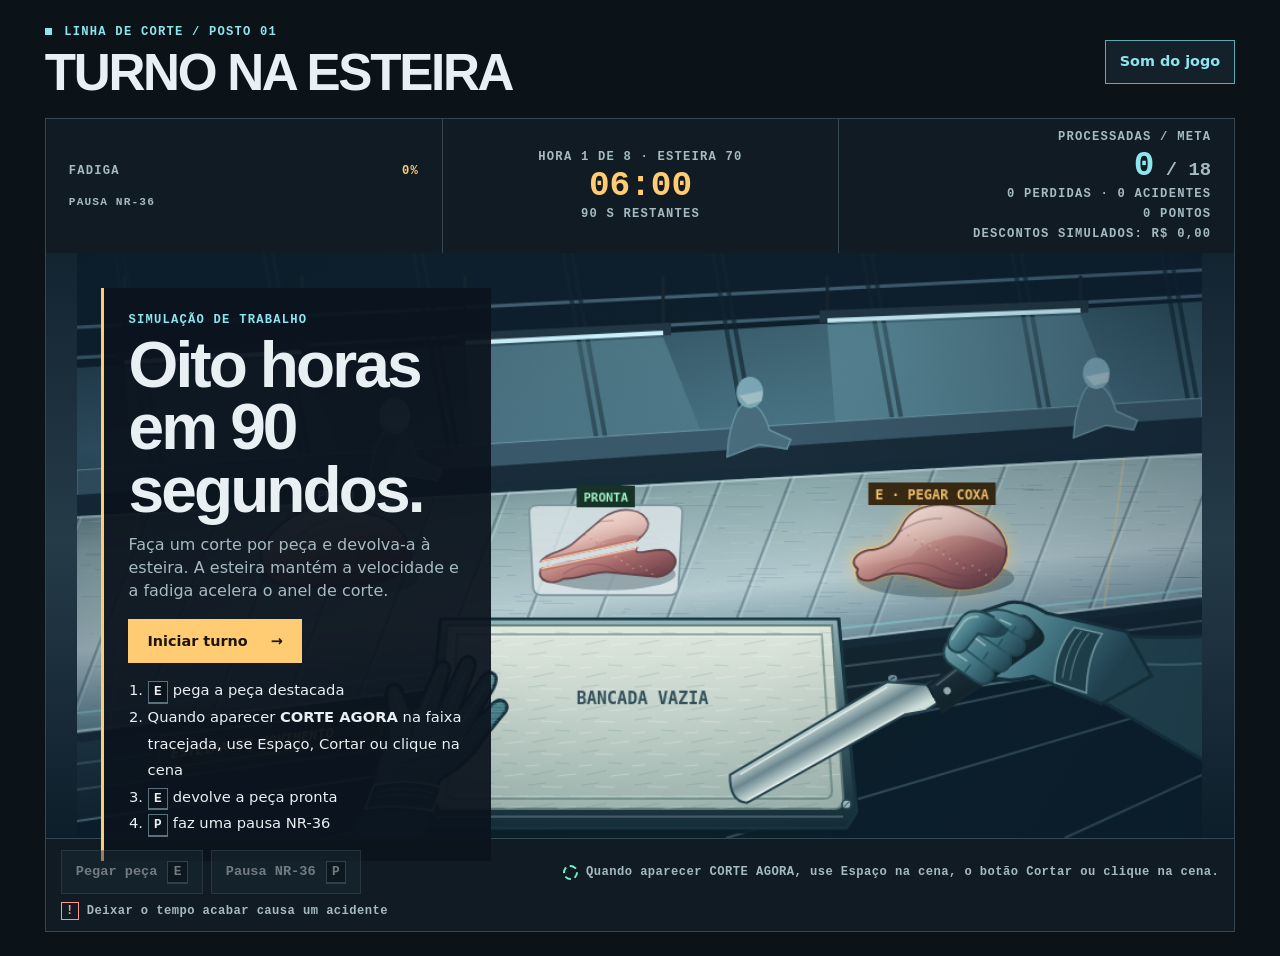
<file: index.html>
<!doctype html>
<html lang="pt-BR" data-type="software">
<head>
  <meta charset="utf-8">
  <meta name="viewport" content="width=device-width, initial-scale=1">
  <meta name="theme-color" content="#0b1218">
  <meta name="page-type" content="software">
  <meta name="site-kind" content="gaming">
  <meta name="description" content="Um jogo sobre ritmo, fadiga e remuneração numa linha de corte de frango.">
  <title>Turno na Esteira</title>
  <link rel="stylesheet" href="./styles/turno.css">
  <script type="module" src="./src/ui.mjs"></script>
</head>
<body>
  <a class="skip" href="#jogo">Ir para o jogo</a>
  <main id="jogo" class="shell">
    <header class="masthead">
      <div>
        <p class="eyebrow"><span class="signal" aria-hidden="true"></span> Linha de corte / Posto 01</p>
        <h1>Turno na esteira</h1>
      </div>
      <button id="audio" class="secondary" type="button" aria-pressed="true">Som do jogo</button>
    </header>

    <section class="machine" aria-label="Posto de trabalho">
      <div class="hud">
        <div class="hud-cell">
          <label for="fatigue">Fadiga <span id="fatigue-value">0%</span></label>
          <meter id="fatigue" min="0" max="1" low="0.55" high="0.8" optimum="0" value="0"></meter>
          <span id="break-state">Pausa NR-36 disponível</span>
        </div>
        <div class="hud-cell clock">
          <span id="hour">Hora 1 de 8</span>
          <strong id="clock" role="timer">00:00</strong>
          <span id="time-left">90 s restantes</span>
        </div>
        <div class="hud-cell count">
          <span>Processadas / meta</span>
          <strong><span id="processed">0</span><small> / <span id="target">18</span></small></strong>
          <span id="losses">0 perdidas · 0 acidentes</span>
          <span id="points">0 pontos</span>
          <span id="deductions">Descontos simulados: R$ 0,00</span>
        </div>
      </div>

      <div id="stage" class="stage">
        <div class="viewport">
          <canvas id="line" width="1000" height="520" aria-label="Esteira de corte e bancada" aria-describedby="controls keyboard" tabindex="-1">
            Esta interface precisa de um navegador compatível com Canvas.
          </canvas>
        </div>
        <div id="briefing" class="briefing">
          <p class="eyebrow">Simulação de trabalho</p>
          <h2>Oito horas<br>em 90 segundos.</h2>
          <p>Faça um corte por peça e devolva-a à esteira. A esteira mantém a velocidade e a fadiga acelera o anel de corte.</p>
          <button class="primary" type="button" id="start">Iniciar turno <span aria-hidden="true">→</span></button>
          <ol class="steps">
            <li><kbd>E</kbd> pega a peça destacada</li>
            <li>Quando aparecer <strong>CORTE AGORA</strong> na faixa tracejada, use Espaço, Cortar ou clique na cena</li>
            <li><kbd>E</kbd> devolve a peça pronta</li>
            <li><kbd>P</kbd> faz uma pausa NR-36</li>
          </ol>
        </div>
        <button class="action" type="button" id="cut" aria-describedby="cut-hint" hidden>Cortar</button>
        <div id="paused" class="paused" hidden>
          <p class="eyebrow">Jogo pausado</p>
          <button class="primary" type="button" id="resume">Continuar <span aria-hidden="true">→</span></button>
        </div>
        <p id="feedback" class="feedback" role="status" aria-atomic="true"></p>
      </div>

      <div class="control-strip" id="controls">
        <div class="buttons">
          <button class="action" type="button" id="grab" disabled>Pegar peça <kbd>E</kbd></button>
          <button class="action" type="button" id="break" disabled>Pausa NR-36 <kbd>P</kbd></button>
        </div>
        <p id="cut-hint"><span class="cut-key" aria-hidden="true"></span> Quando aparecer CORTE AGORA, use Espaço na cena, o botão Cortar ou clique na cena.</p>
        <p><span class="risk-key" aria-hidden="true">!</span> Deixar o tempo acabar causa um acidente</p>
      </div>
    </section>
    <div class="below" id="actions" hidden>
      <details id="keyboard">
        <summary>Controles de teclado</summary>
        <p>E pega a peça mais à direita da esteira e, com a bancada ocupada, devolve a peça. Clique direito também funciona. P inicia uma pausa NR-36: a fadiga cai, mas a esteira continua.</p>
        <p>Com foco na cena, Espaço faz um corte. Escape pausa ou retoma o jogo.</p>
        <p id="guide-help">A orientação anuncia a janela de corte perfeito. Ative o som do jogo para ouvir o sinal.</p>
        <button class="secondary" type="button" id="guide-toggle" aria-describedby="guide-help" aria-pressed="false">Orientação de teclado</button>
      </details>
      <div class="below-buttons">
        <button class="secondary" type="button" id="pause">Pausar jogo</button>
        <button class="secondary" type="button" id="restart">Reiniciar turno</button>
      </div>
    </div>

    <p id="guidance" class="guidance" role="status" aria-atomic="true"></p>

    <section class="results" id="results" aria-labelledby="result-title" hidden>
      <header>
        <p class="eyebrow">Fechamento do turno</p>
        <h2 id="result-title" tabindex="-1">Balanço do turno</h2>
        <p id="reflection" class="reflection"></p>
      </header>
      <div class="result-grid">
        <section class="factory" aria-labelledby="factory-title">
          <h3 id="factory-title">Fábrica</h3>
          <dl>
            <div><dt>Peças processadas</dt><dd id="r-processed"></dd></div>
            <div><dt>Meta de peças</dt><dd id="r-target"></dd></div>
            <div><dt>Peças perdidas na esteira</dt><dd id="r-lost"></dd></div>
            <div><dt>Peças mal processadas</dt><dd id="r-badReturns"></dd></div>
            <div><dt>Cortes perfeitos</dt><dd id="r-cleanCuts"></dd></div>
            <div><dt>Pontos de corte</dt><dd id="r-points"></dd></div>
            <div><dt>Melhor sequência limpa</dt><dd id="r-bestStreak"></dd></div>
          </dl>
        </section>
        <section class="worker" aria-labelledby="worker-title">
          <h3 id="worker-title">Trabalhador</h3>
          <dl>
            <div><dt>Fadiga final / máxima</dt><dd id="r-fatigue"></dd></div>
            <div><dt>Pausas NR-36</dt><dd id="r-breaks"></dd></div>
            <div><dt>Cortes imprecisos</dt><dd id="r-errors"></dd></div>
            <div><dt>Acidentes</dt><dd id="r-accidents"></dd></div>
            <div><dt>Valor bruto simulado</dt><dd id="r-gross"></dd></div>
            <div><dt>Bônus por sequência</dt><dd id="r-bonus"></dd></div>
            <div><dt>Descontos simulados</dt><dd id="r-deductions"></dd></div>
            <div class="net"><dt>Valor líquido</dt><dd id="r-net"></dd></div>
          </dl>
        </section>
      </div>
      <p id="record" class="record"></p>
      <button class="primary" type="button" id="replay">Iniciar novo turno <span aria-hidden="true">→</span></button>
      <p class="source">A NR-36 (Ministério do Trabalho, 2013) regula a segurança e a saúde no trabalho em frigoríficos e prevê pausas de recuperação ao longo da jornada. Os valores do jogo são fictícios.</p>
    </section>
  </main>
</body>
</html>
</file>
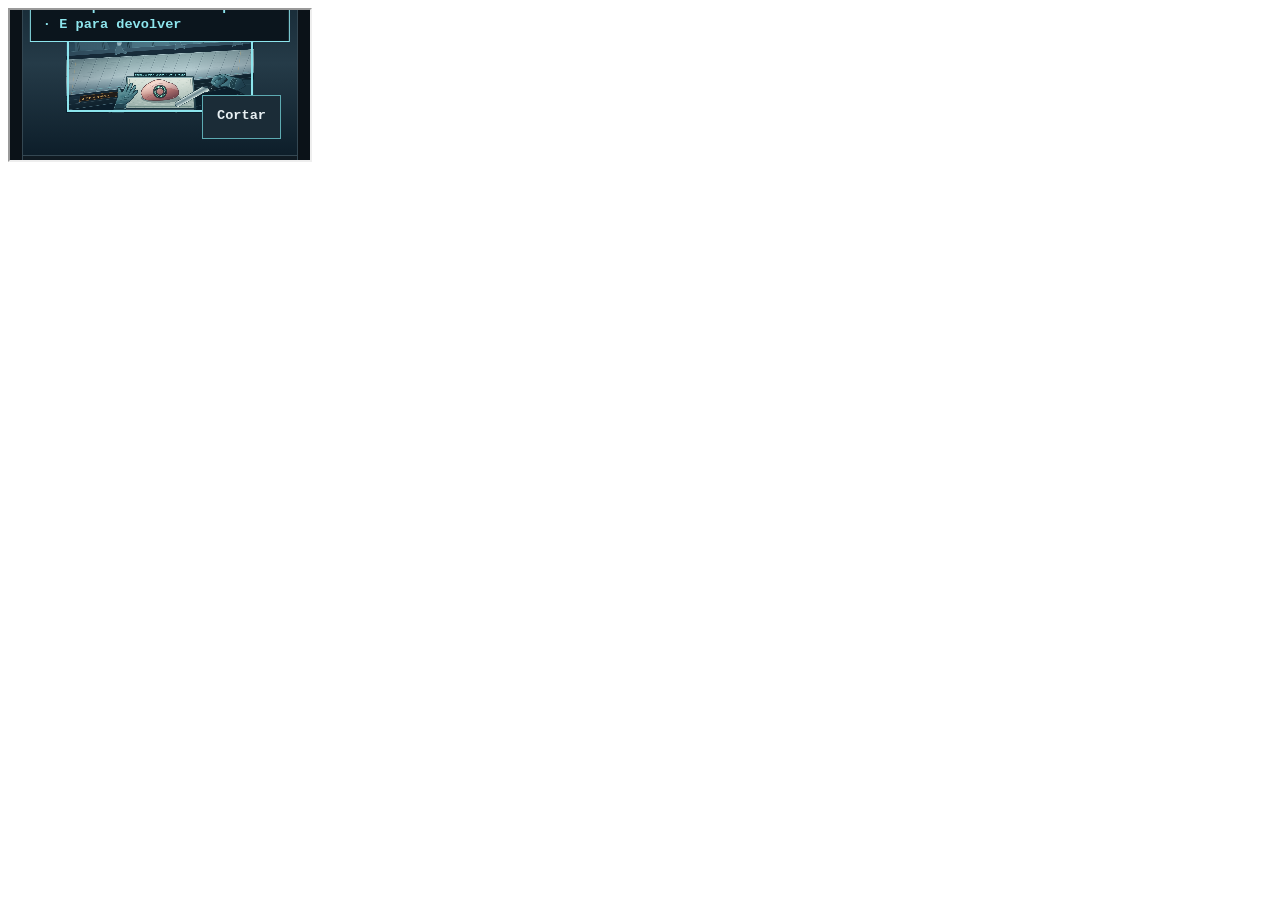
<file: tests/browser-cut-timing.html>
<!doctype html>
<meta charset="utf-8">
<title>Queued cut input regression</title>
<body>
<script>
  const page = document.createElement('iframe');
  page.addEventListener('load', run, { once: true });
  page.src = '../index.html';
  document.body.append(page);

  function run() {
    try {
      const game = page.contentWindow;
      const el = id => game.document.getElementById(id);
      let now = 1000;
      let nextFrame;
      Object.defineProperty(game.performance, 'now', { value: () => now });
      game.requestAnimationFrame = callback => (nextFrame = callback, 1);
      game.cancelAnimationFrame = () => { nextFrame = undefined; };
      el('audio').setAttribute('aria-pressed', 'false');

      function tick(at) {
        now = at;
        nextFrame(now);
      }

      function send(event, timestamp = now) {
        Object.defineProperty(event, 'timeStamp', { value: timestamp });
        el('line').dispatchEvent(event);
      }

      function key(code, timestamp, repeat = false) {
        send(new game.KeyboardEvent('keydown', { code, key: code, repeat, bubbles: true, cancelable: true }), timestamp);
      }

      function click(timestamp) {
        send(new game.MouseEvent('click', { bubbles: true }), timestamp);
      }

      function check(condition, message) {
        if (!condition) throw new Error(message);
      }

      el('start').click();
      key('KeyE');
      tick(2500);
      key('Space', 2350, true);
      check(el('points').textContent === '0 pontos', 'Space repeat must not consume the cut');
      key('Space', 2350);
      check(el('points').textContent === '100 pontos', 'queued Space retains perfect after a later frame');

      let slatX;
      const fixture = game.Path2D;
      game.Path2D = class extends fixture {
        constructor(path) {
          super(path);
          const slat = typeof path === 'string' && /^M(-?\d+(?:\.\d+)?) 165 l-108 280$/.exec(path);
          if (slat && slatX === undefined) slatX = Number(slat[1]);
        }
      };

      for (const [frames, cut] of [[[1699], click], [[1600, 1700], at => key('Space', at)]]) {
        const start = now;
        el('restart').click();
        key('KeyE');
        for (const elapsed of frames) {
          slatX = undefined;
          tick(start + elapsed);
          const expectedSlat = -220 + elapsed * 70 / 1000 % 62;
          check(Math.abs(slatX - expectedSlat) < 0.000001, 'belt must render at full elapsed time across timeout');
        }
        now = start + 1700;
        cut(start + 1350);
        click(start + 1350);
        check(el('points').textContent === '100 pontos', 'delayed cut retains perfect exactly once in either frame schedule');
        check(el('losses').textContent.includes('0 acidentes'), 'valid delayed input clears the provisional accident');
      }

      let start = now;
      el('restart').click();
      key('KeyE');
      tick(start + 1700);
      click(start + 1600);
      check(el('points').textContent === '0 pontos', 'an input at the deadline must not score');
      check(el('losses').textContent.includes('1 acidente'), 'an exact-deadline input leaves the accident intact');
      key('KeyE');
      click(start + 1350);
      check(el('points').textContent === '0 pontos' && el('losses').textContent.includes('1 acidente'),
        'return locks the outcome before a queued cut arrives');

      for (const dispatchWhilePaused of [false, true]) {
        start = now;
        el('restart').click();
        key('KeyE');
        if (!dispatchWhilePaused) tick(start + 1600);
        now = start + 1700;
        key('Escape');
        now += 1000;
        if (!dispatchWhilePaused) el('resume').click();
        click(start + 2000);
        check(el('points').textContent === '0 pontos' && el('losses').textContent.includes('1 acidente'),
          'input generated during pause cannot correct the timeout');
        key('Space', start + 1350);
        if (dispatchWhilePaused) {
          check(!el('paused').hidden, 'a queued cut must not resume the game');
          el('resume').click();
        }
        check(el('points').textContent === '100 pontos' && el('losses').textContent.includes('0 acidentes'),
          'input generated before pause retains its score across pause and resume');
        check(!el('deductions').textContent.includes('12,50'), 'correcting the timeout clears its deduction');
      }

      start = now;
      el('restart').click();
      key('KeyE');
      now = start + 1000;
      key('Escape');
      now += 1000;
      el('resume').click();
      tick(start + 2400);
      key('Escape');
      now += 1000;
      el('resume').click();
      key('Space', start + 1800);
      click(start + 2900);
      click(start + 3500);
      click(NaN);
      check(el('points').textContent === '0 pontos', 'during-pause, future and invalid timestamps must be ignored');
      click(start + 2350);
      check(el('points').textContent === '100 pontos', 'input between pauses uses only the preceding pause offset');

      document.body.dataset.cutTiming = 'PASS';
    } catch (error) {
      document.body.dataset.cutTiming = `FAIL ${error.message}`;
    }
  }
</script>
</body>
</file>
<file: styles/turno.css>
:root {
  color-scheme: dark;
  --ink: #e8f0f3;
  --muted: #a6bac3;
  --cyan: #8de5ed;
  --amber: #ffcb73;
  --danger: #ff9690;
  --edge: #344752;
  --mono: Consolas, "Liberation Mono", monospace;
  font-family: system-ui, sans-serif;
  background: #0b1218;
  color: var(--ink);
}

* { box-sizing: border-box; }
body { margin: 0; }
[hidden] { display: none !important; }
.shell { width: min(1320px, 100% - clamp(24px, 7vw, 112px)); margin: auto; padding: 24px 0; }
.skip { position: absolute; top: 8px; left: 8px; z-index: 3; padding: 12px; background: #101c24; color: var(--cyan); transform: translateY(-150%); }
.skip:focus { transform: none; }
:focus-visible { outline: 2px solid var(--cyan); outline-offset: 4px; }
.masthead, .below { display: flex; align-items: center; justify-content: space-between; gap: 12px; }
.masthead { margin-bottom: 18px; }
.eyebrow, .hud-cell > span, .hud label, .control-strip {
  font: 700 .76rem/1.4 var(--mono);
  letter-spacing: .1em;
  text-transform: uppercase;
}
.eyebrow { color: var(--cyan); margin: 0 0 5px; }
.signal { display: inline-block; width: 7px; height: 7px; background: var(--cyan); margin-right: 4px; }
h1, h2, h3, p, dl, dd { margin: 0; }
h1, h2 { font-family: "Arial Narrow", "Segoe UI", sans-serif; font-weight: 850; letter-spacing: -.045em; }
h1 { font-size: clamp(1.65rem, 4vw, 3.25rem); line-height: 1.05; text-transform: uppercase; }
button, summary { cursor: pointer; }
button { font: 750 .9rem/1.2 system-ui, sans-serif; min-height: 44px; padding: 0 14px; border: 1px solid transparent; }
.secondary { color: var(--ink); background: #14212a; border-color: #435762; }
.secondary:hover { background: #233745; }
#audio[aria-pressed="true"], #guide-toggle[aria-pressed="true"] { border-color: #5dabb2; color: var(--cyan); }
#audio[aria-pressed="false"] { color: var(--muted); }
.primary { background: var(--amber); color: #1d150a; padding-inline: 18px; }
.primary:hover { background: #ffe0a8; }
.primary span { margin-left: 18px; }
.machine { background: #101b23; border: 1px solid var(--edge); }
.hud { display: grid; grid-template-columns: 1fr 1fr 1fr; }
.hud-cell { padding: 10px clamp(8px, 2vw, 23px); display: flex; flex-direction: column; justify-content: center; gap: 3px; min-width: 0; }
.hud-cell + .hud-cell { border-left: 1px solid var(--edge); }
.hud-cell > span, .hud label { color: var(--muted); }
.hud label { display: flex; justify-content: space-between; gap: 4px; flex-wrap: wrap; }
#fatigue-value { color: var(--amber); }
meter { appearance: none; width: 100%; height: 9px; }
meter::-webkit-meter-bar { background: #293842; border: 0; border-radius: 0; }
meter::-webkit-meter-optimum-value { background: #f3b55c; }
meter::-webkit-meter-suboptimum-value { background: #f49c62; }
meter::-webkit-meter-even-less-good-value { background: #ff766c; }
meter::-moz-meter-bar { background: #f3b55c; }
.clock { text-align: center; }
.count { text-align: right; }
.hud strong { font: 700 clamp(1.25rem, 4vw, 2.15rem)/1 var(--mono); color: var(--cyan); }
.clock strong { color: var(--amber); }
.stage { position: relative; background: #101e28; isolation: isolate; }
.viewport {
  display: grid; place-items: center; width: 100%; aspect-ratio: 1000 / 520; max-height: 65vh; min-height: 180px;
  background: linear-gradient(180deg, #122430, #253b48 49%, #0d1e2a);
}
canvas { display: block; width: min(100%, 125vh); height: auto; aspect-ratio: 1000 / 520; touch-action: none; cursor: pointer; }
canvas:focus-visible { outline-offset: -3px; }
#cut { position: absolute; right: 16px; bottom: 16px; }
.briefing {
  position: absolute; top: clamp(15px, 6%, 48px); left: max(clamp(16px, 4%, 65px), calc((100% - 125vh) / 2 + 24px));
  width: min(390px, 55%); padding: clamp(12px, 2vw, 24px);
  background: #0b141def; border-left: 3px solid var(--amber);
}
.briefing h2, .results h2 { font-size: clamp(1.72rem, 5vw, 4rem); line-height: .97; }
.briefing > p:not(.eyebrow) { color: var(--muted); line-height: 1.45; margin: 12px 0 17px; }
.feedback { position: absolute; top: 8%; left: 50%; translate: -50%; max-width: 95%; width: max-content; pointer-events: none; }
.feedback:not(:empty) { background: #0b151d; border: 1px solid currentColor; padding: 8px 12px; font: 700 .85rem/1.3 var(--mono); color: var(--cyan); }
.feedback[data-kind="warn"] { color: var(--amber); }
.feedback[data-kind="danger"] { color: var(--danger); }
.control-strip {
  border-top: 1px solid var(--edge); display: flex; flex-wrap: wrap; gap: 8px 24px; padding: 11px 15px;
  color: var(--muted); letter-spacing: .035em; text-transform: none;
}
.control-strip p { display: flex; align-items: center; gap: 8px; }
.control-strip { align-items: center; }
.buttons { display: flex; flex-wrap: wrap; gap: 8px; margin-right: auto; }
.action {
  font: 700 .85rem/1.2 var(--mono); color: var(--ink); background: #1b2c37; border-color: #5dabb2;
  display: inline-flex; align-items: center; gap: 10px;
}
.action:hover:not(:disabled) { background: #26404f; }
.action:disabled { opacity: .45; cursor: not-allowed; border-color: #435762; }
.action[data-mode="release"] { border-color: var(--amber); color: var(--amber); }
kbd {
  display: inline-block; min-width: 1.6em; padding: 1px 5px; text-align: center;
  font: 700 .8rem/1.4 var(--mono); color: var(--ink); background: #0b141d; border: 1px solid #5a707b; border-bottom-width: 2px;
}
.steps { margin: 14px 0 0; padding-left: 1.3em; color: var(--ink); line-height: 1.8; font-size: .92rem; }
.hud small { font-size: .55em; color: var(--muted); }
#break-state { color: var(--muted); font: 600 .7rem/1.3 var(--mono); }
#break-state[data-state="ready"] { color: var(--cyan); }
#break-state[data-state="active"] { color: var(--amber); }
.paused {
  position: absolute; inset: 0; display: grid; place-content: center; justify-items: center; gap: 12px;
  background: #050b10c4; text-align: center;
}
.paused .eyebrow { font-size: 1.1rem; }
.below-buttons { display: flex; flex-wrap: wrap; gap: 8px; }
.reflection { margin-top: 14px; max-width: 70ch; color: var(--ink); line-height: 1.5; font-size: 1.05rem; }
.record { margin: -8px 0 18px; color: var(--cyan); font: 700 .9rem/1.4 var(--mono); }
.record:empty { display: none; }
.source { margin-top: 18px; color: var(--muted); font-size: .8rem; line-height: 1.4; max-width: 80ch; }
.cut-key { width: 15px; height: 15px; border: 2px dashed #77f1cb; border-radius: 50%; }
.risk-key { display: grid; place-items: center; width: 18px; height: 18px; border: 1px solid var(--danger); color: var(--danger); }
.below { align-items: flex-start; margin-top: 10px; }
summary { min-height: 44px; padding: 10px 0; color: var(--cyan); }
.guidance:not(:empty) { margin-top: 8px; padding: 10px 12px; color: var(--cyan); background: #14212a; border-left: 2px solid var(--cyan); }
details p { color: var(--muted); margin: 0 0 8px; max-width: 45ch; }
.results { background: #101b23; border: 1px solid var(--edge); padding: clamp(16px, 4vw, 48px); }
.result-grid { display: grid; grid-template-columns: 1fr 1fr; gap: 1px; background: var(--edge); border: 1px solid var(--edge); margin: 24px 0; }
.result-grid section { padding: clamp(14px, 3vw, 30px); background: #14232e; }
.result-grid .worker { background: #25211b; }
.result-grid h3 { color: var(--cyan); font: 700 1rem var(--mono); text-transform: uppercase; margin-bottom: 10px; }
.result-grid .worker h3 { color: var(--amber); }
.result-grid dl div { display: flex; flex-wrap: wrap; justify-content: space-between; gap: 4px 12px; padding: 8px 0; border-bottom: 1px solid var(--edge); }
.result-grid dd { font-family: var(--mono); font-weight: 700; }
.result-grid .net { color: var(--amber); font-weight: 700; }

@media (max-height: 760px) and (min-width: 621px) {
  .briefing { top: 15px; padding: 16px 20px; }
  .briefing h2 { font-size: clamp(1.72rem, 4vw, 2.75rem); }
  .briefing > p:not(.eyebrow) { margin: 8px 0 12px; }
  .steps { line-height: 1.5; }
}

@media (max-width: 620px) {
  .masthead { align-items: flex-end; }
  .masthead .eyebrow { font-size: .65rem; }
  .hud-cell > span, .hud label { font-size: .65rem; letter-spacing: .035em; }
  .briefing { position: static; width: auto; border-left: 0; border-top: 2px solid var(--amber); }
  .result-grid { grid-template-columns: 1fr; }
  .buttons { width: 100%; }
  .action { flex: 1; justify-content: center; }
  .below { flex-direction: column; }
}
</file>
